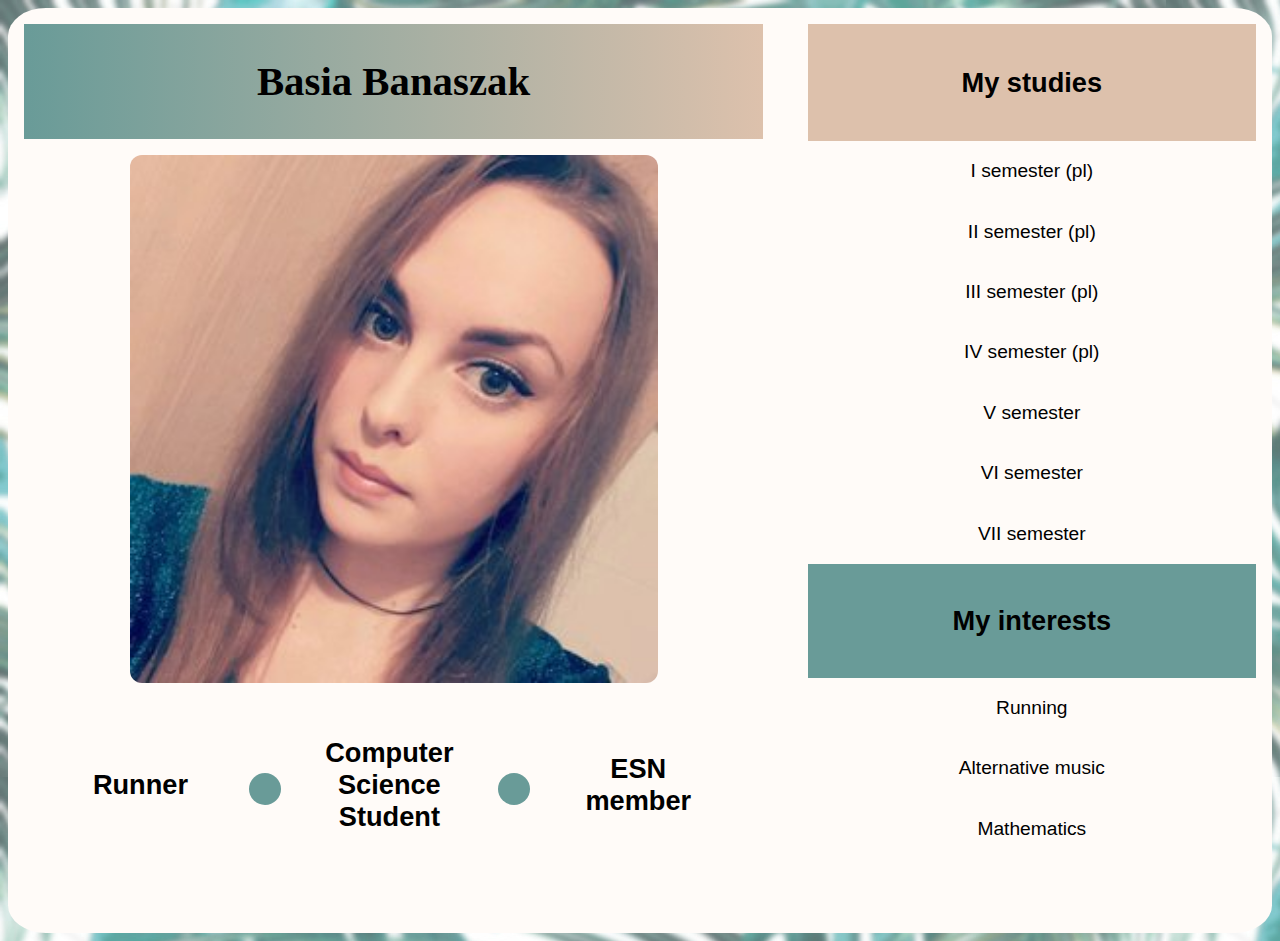
<file: index.html>
<!DOCTYPE html> 
<html lang="pl"> 
<head>  
  <meta charset="utf-8"> 
  <title>Basia Banaszak</title> 
  <meta name="Moje przygody z edukacją" content="...">
  <meta name="Basia Banaszak" content="...">
  <meta name="viewport" content="width=device-width, initial-scale=1.0"/>
  <link rel="stylesheet" href="web.css">

</head> 
<body>
        <div class="container">
                  
            <div class="col-1-1">
                <div class="topheadA"><h2> Basia Banaszak</h2></div>
                <img src="me.jpg" alt="my_picture" width="400" height="400" > 
                
                <div class="infoRow">
                    <div class="parta1">
                        <h4><a class="ESNlink" href="running.html"> Runner </a></h4>
                    </div>
                    <span class="part-round"></span>
                    <div class="parta2">
                        <h4> Computer Science Student </h4>
                    </div>
                    <span class="part-round"></span>
                    <div class="parta3">
                        <h4><a class="ESNlink" href="http://pwr.esn.pl/"> ESN member </a></h4>
                    </div> 
                </div> 
            </div>
               
            <div class="col-1-6">
                <div class="headerL"><h4>My studies</h4></div>
                <div class="content"><a href="sem1.html">I semester (pl)</a></div>
                <div class="content"><a href="sem2.html">II semester (pl)</a></div>
                <div class="content"><a href="sem1.html">III semester (pl)</a></div>
                <div class="content"><a href="sem1.html">IV semester (pl)</a></div>
                <div class="content"><a class="disabled" href="sem1.html">V semester</a></div>
                <div class="content"><a class="disabled" href="sem1.html">VI semester</a></div>
                <div class="content"><a class="disabled" href="sem1.html">VII semester</a></div>
                                    
                <div class="headerLa"><h4>My interests</h4></div>
                <div class="content"><a href="running.html">Running</a></div>
                <div class="content"><a href="music.html">Alternative music</a></div>
                <div class="content"><a class="disabled" href="progress.html">Mathematics</a></div>
            </div>

    </div>
</body>
</file>
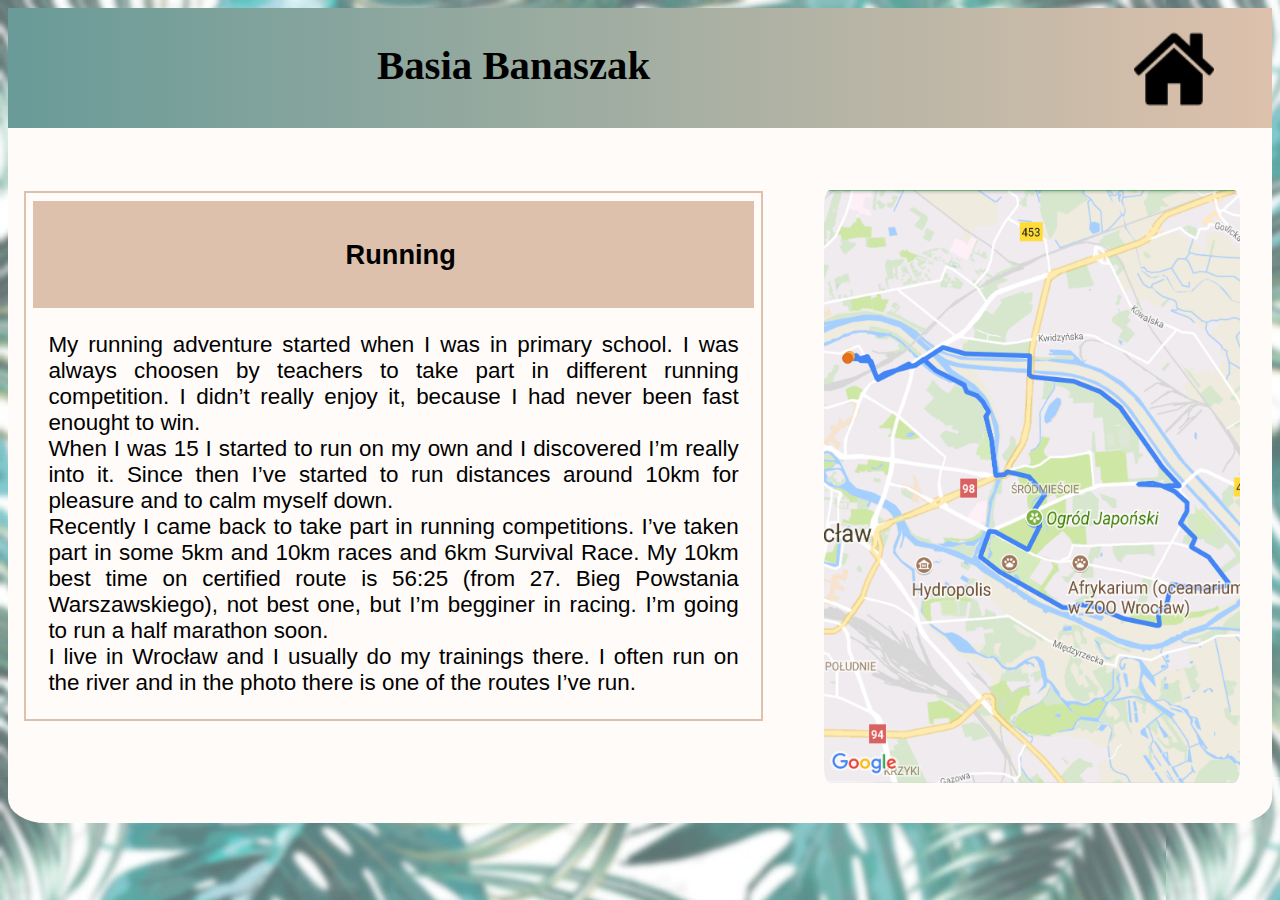
<file: music.html>
<!DOCTYPE html> 
<html lang="pl"> 
<head>  
  <meta charset="utf-8"> 
  <title>Basia Banaszak</title> 
  <meta name="Moje przygody z edukacją" content="...">
  <meta name="Basia Banaszak" content="...">
  <meta name="viewport" content="width=device-width, initial-scale=1.0"/>
  <link rel="stylesheet" href="web.css">

</head> 
<body>
        <div class="container">
            <div class="rowA">
             
                <div class="tophead"><h2> Basia Banaszak </h2></div>
           

               <a class="back" href="index.html" ><img id="home" src="home.png" alt="home_page"></a>
            </div>

            <div class="col-1-1">
                    
                    
            <div class="framePa">
                    <div class="headerEa"><h4>Running</h4></div>
                    <div class="contentA">My running adventure started when I was in primary school. I was always choosen by teachers to take part in different running competition. I didn’t really enjoy it, because I had never been fast enought to win.<br> When I was 15 I started to run on my own and I discovered I’m really into it. Since then I’ve started to run distances around 10km for pleasure and to calm myself down.<br> Recently I came back to take part in running competitions. I’ve taken part in some 5km and 10km races and 6km Survival Race. My 10km best time on certified route is 56:25 (from 27. Bieg Powstania Warszawskiego), not best one, but I’m begginer in racing. I’m going to run a half marathon soon.
                           <br> I live in Wrocław and I usually do my trainings there. I often run on the river and in the photo there is one of the routes I’ve run.</div>
            </div>
                                                  
                </div>
               
                <div class="col-1-6">
                        <img id="route" src="route.png" alt="home_page">
                </div>

            
            
         
    </div>
</body>
</file>
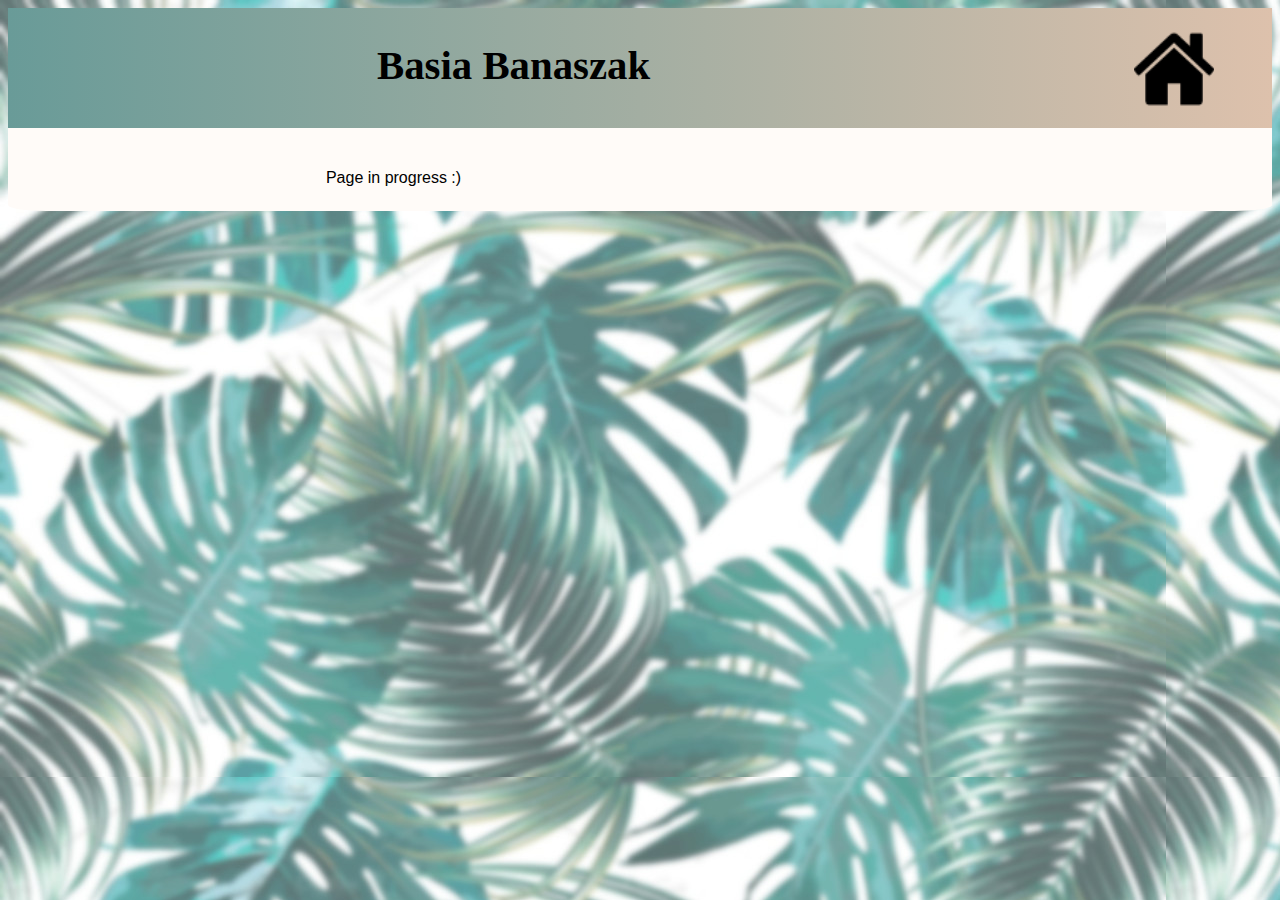
<file: progress.html>
<!DOCTYPE html> 
<html lang="pl"> 
<head>  
  <meta charset="utf-8"> 
  <title>Basia Banaszak</title> 
  <meta name="Moje przygody z edukacją" content="...">
  <meta name="Basia Banaszak" content="...">
  <meta name="viewport" content="width=device-width, initial-scale=1.0"/>
  <link rel="stylesheet" href="web.css">

</head> 
<body>
        <div class="container">
            <div class="rowA">
             
                <div class="tophead"><h2> Basia Banaszak </h2></div>
           

               <a href="index.html" ><img id="home" src="home.png" alt="home_page"></a>
            </div>

            <div class="col-1-1">
            
                Page in progress :)
         
    </div>
</body>
</file>
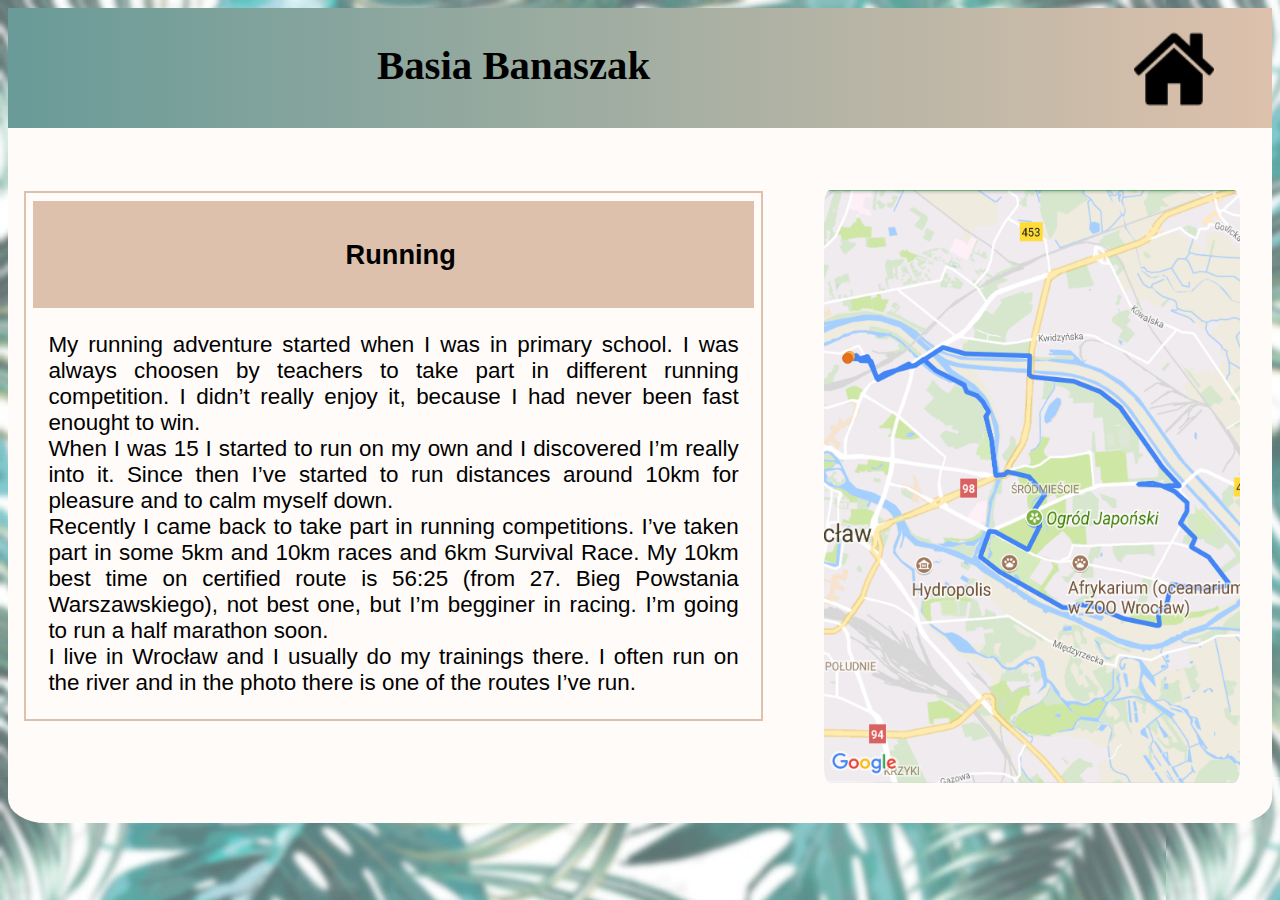
<file: running.html>
<!DOCTYPE html> 
<html lang="pl"> 
<head>  
  <meta charset="utf-8"> 
  <title>Basia Banaszak</title> 
  <meta name="Moje przygody z edukacją" content="...">
  <meta name="Basia Banaszak" content="...">
  <meta name="viewport" content="width=device-width, initial-scale=1.0"/>
  <link rel="stylesheet" href="web.css">

</head> 
<body>
        <div class="container">
            
            <div class="rowA">
                <div class="tophead"><h2> Basia Banaszak </h2></div>
                <a class="back" href="index.html" ><img id="home" src="home.png" alt="home_page"></a>
            </div>

            <div class="col-1-1">
                <div class="framePa">
                    <div class="headerEa"><h4>Running</h4></div>
                    <div class="contentA">My running adventure started when I was in primary school. I was always choosen by teachers to take part in different running competition. I didn’t really enjoy it, because I had never been fast enought to win.<br> When I was 15 I started to run on my own and I discovered I’m really into it. Since then I’ve started to run distances around 10km for pleasure and to calm myself down.<br> Recently I came back to take part in running competitions. I’ve taken part in some 5km and 10km races and 6km Survival Race. My 10km best time on certified route is 56:25 (from 27. Bieg Powstania Warszawskiego), not best one, but I’m begginer in racing. I’m going to run a half marathon soon.
                           <br> I live in Wrocław and I usually do my trainings there. I often run on the river and in the photo there is one of the routes I’ve run.</div>
                </div>
            </div>
               
            <div class="col-1-6">
                <img id="route" src="route.png" alt="home_page">
            </div>

    </div>
</body>
</file>
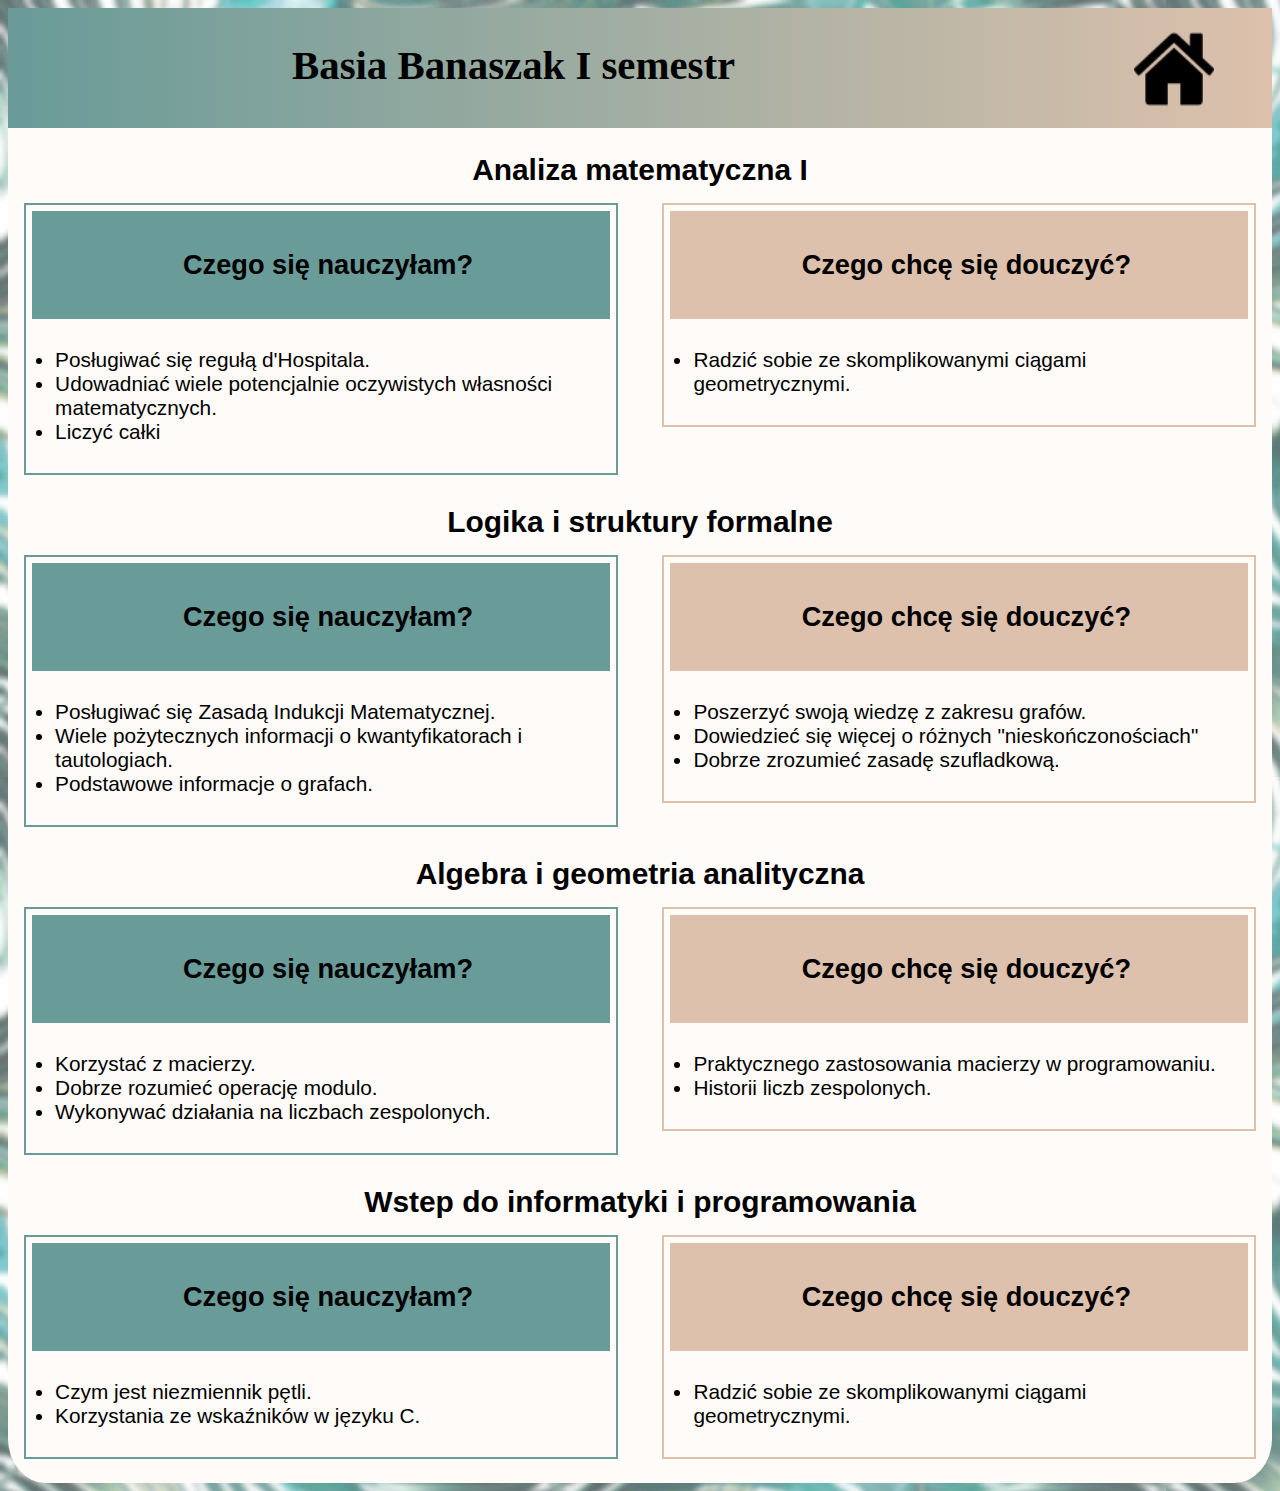
<file: sem1.html>
<!DOCTYPE html> 
<html lang="pl"> 
<head>  
  <meta charset="utf-8"> 
  <title>Basia Banaszak</title> 
  <meta name="Moje przygody z edukacją" content="...">
  <meta name="Basia Banaszak" content="...">
  <meta name="viewport" content="width=device-width, initial-scale=1.0"/>
  <link rel="stylesheet" href="web.css">

</head> 
<body>
        <div class="container">

            <div class="rowA">
                <div class="tophead"><h2> Basia Banaszak I semestr</h2></div>
                <a class="back" href="index.html" ><img id="home" src="home.png" alt="home_page"></a>
            </div>

            <div class="row">
                <div class="subjectHeader"> <h4>Analiza matematyczna I</h4></div>
            <div class="forFlex">
            <div class="col-1-2">
                <div class="frameB">
                    <div class="headerE"><h4>Czego się nauczyłam?</h4></div>
                    <ul>
                    <li>Posługiwać się regułą d'Hospitala.</li>
                    <li>Udowadniać wiele potencjalnie oczywistych własności matematycznych.</li>
                    <li>Liczyć całki</li>
                    </ul>
                </div>
            </div>
            <div class="col-1-2">
                <div class="frameP">
                    <div class="headerEa"><h4>Czego chcę się douczyć?</h4></div>
                    <ul>
                    <li>Radzić sobie ze skomplikowanymi ciągami geometrycznymi.</li>
                    </ul>
                </div>
            </div></div></div>

            <div class="row">
                <div class="subjectHeader"> <h4>Logika i struktury formalne</h4></div>
            <div class="forFlex">
            <div class="col-1-2">
                <div class="frameB">
                    <div class="headerE"><h4>Czego się nauczyłam?</h4></div>
                    <ul>
                    <li>Posługiwać się Zasadą Indukcji Matematycznej.</li>
                    <li>Wiele pożytecznych informacji o kwantyfikatorach i tautologiach.</li>
                    <li>Podstawowe informacje o grafach.</li>
                    </ul>
                </div>
            </div>
            <div class="col-1-2">
                <div class="frameP">
                    <div class="headerEa"><h4>Czego chcę się douczyć?</h4></div>
                    <ul>
                    <li>Poszerzyć swoją wiedzę z zakresu grafów.</li>
                    <li>Dowiedzieć się więcej o różnych "nieskończonościach"</li>
                    <li>Dobrze zrozumieć zasadę szufladkową.</li>
                    </ul>
                </div>
            </div></div></div>
        

            <div class="row">
                <div class="subjectHeader"> <h4>Algebra i geometria analityczna</h4></div>
            <div class="forFlex">
            <div class="col-1-2">
                <div class="frameB">
                    <div class="headerE"><h4>Czego się nauczyłam?</h4></div>
                    <ul>
                    <li>Korzystać z macierzy.</li>
                    <li>Dobrze rozumieć operację modulo.</li>
                    <li>Wykonywać działania na liczbach zespolonych.</li>
                    </ul>
                </div>
            </div>
            <div class="col-1-2">
                <div class="frameP">
                    <div class="headerEa"><h4>Czego chcę się douczyć?</h4></div>
                    <ul>
                    <li>Praktycznego zastosowania macierzy w programowaniu.</li>
                    <li>Historii liczb zespolonych.</li>
                    </ul>
                </div>
            </div></div></div>

            <div class="row">
            <div class="subjectHeader"> <h4>Wstep do informatyki i programowania</h4></div>
            <div class="forFlex">
            <div class="col-1-2">
                <div class="frameB">
                    <div class="headerE"><h4>Czego się nauczyłam?</h4></div>
                    <ul>
                    <li>Czym jest niezmiennik pętli.</li>
                    <li>Korzystania ze wskaźników w języku C.</li>
                    </ul>
                </div>
            </div>
            <div class="col-1-2">
                <div class="frameP">
                    <div class="headerEa"><h4>Czego chcę się douczyć?</h4></div>
                    <ul>
                    <li>Radzić sobie ze skomplikowanymi ciągami geometrycznymi.</li>
                    </ul>
                </div>
            </div></div></div>
            
    </div>
</body>
</file>
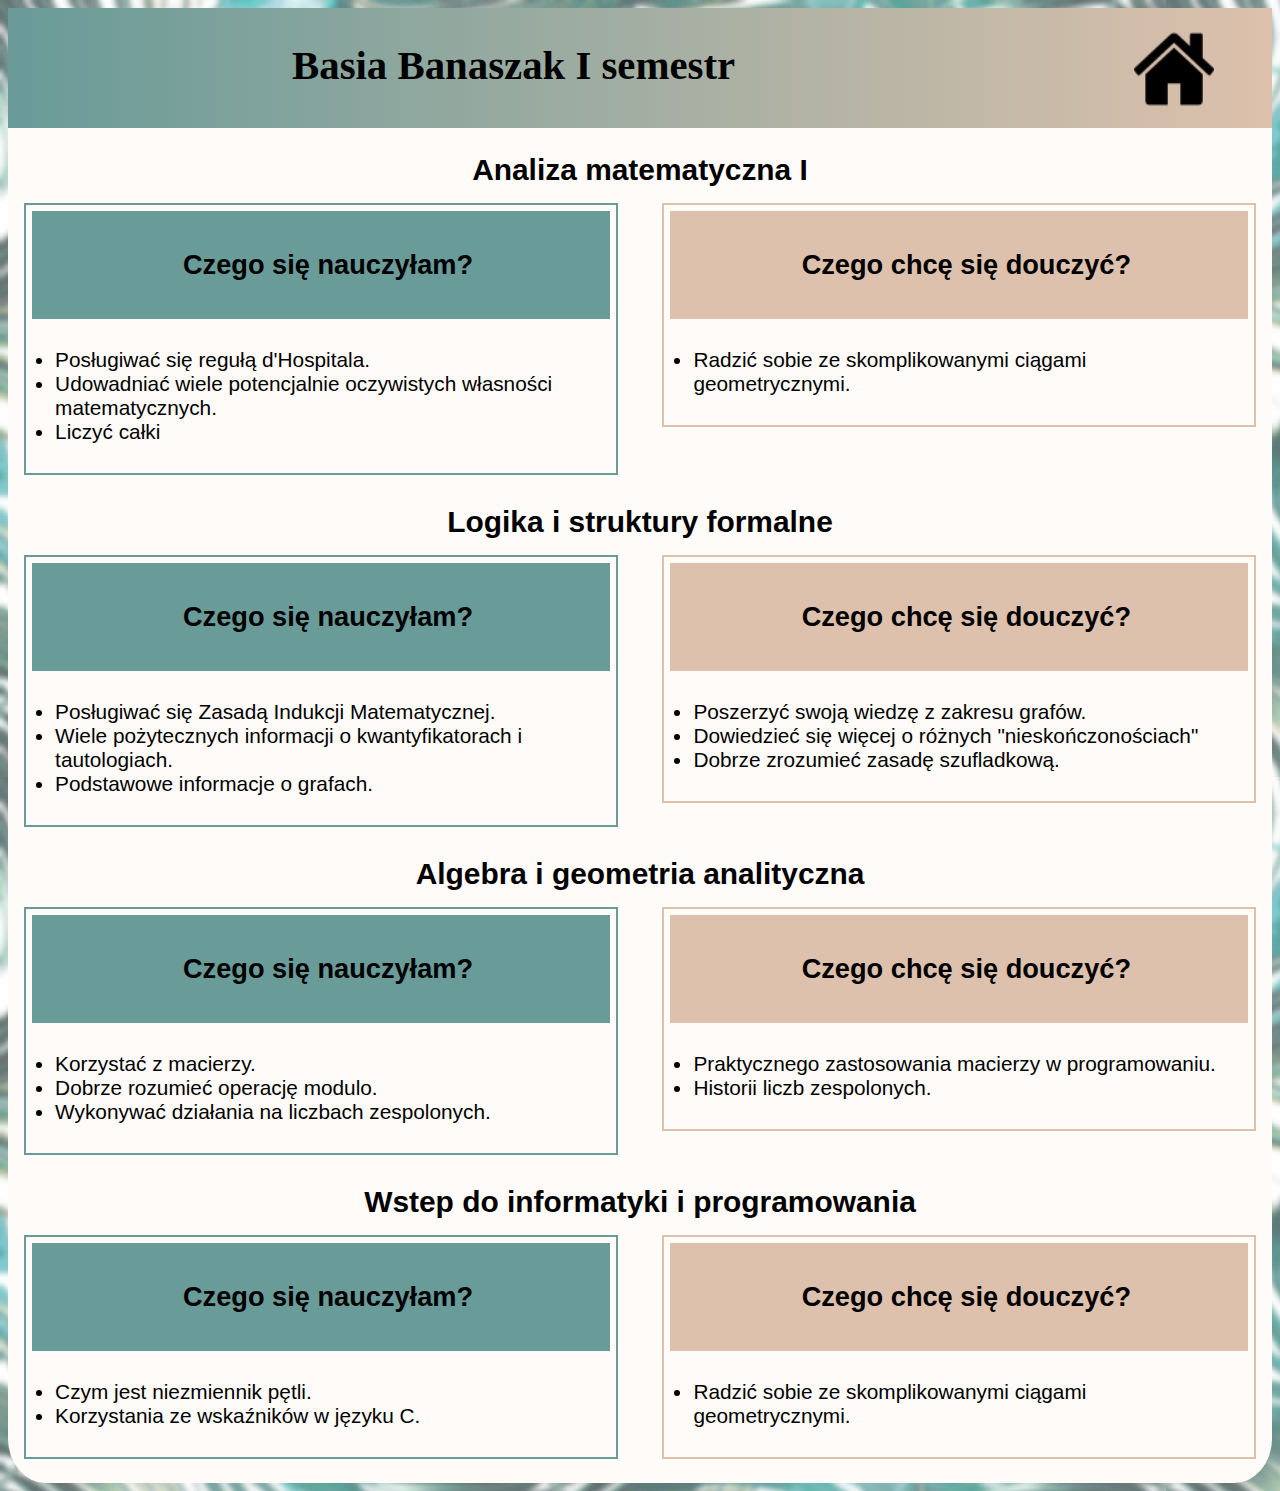
<file: sem2.html>
<!DOCTYPE html> 
<html lang="pl"> 
<head>  
  <meta charset="utf-8"> 
  <title>Basia Banaszak</title> 
  <meta name="Moje przygody z edukacją" content="...">
  <meta name="Basia Banaszak" content="...">
  <meta name="viewport" content="width=device-width, initial-scale=1.0"/>
  <link rel="stylesheet" href="web.css">

</head> 
<body>
        <div class="container">
            
                <div class="rowA">
                    <div class="tophead"><h2> Basia Banaszak I semestr</h2></div>
                    <a class="back" href="index.html" ><img id="home" src="home.png" alt="home_page"></a>
                </div>
    
                <div class="row">
                    <div class="subjectHeader"> <h4>Analiza matematyczna I</h4></div>
                <div class="forFlex">
                <div class="col-1-2">
                    <div class="frameB">
                        <div class="headerE"><h4>Czego się nauczyłam?</h4></div>
                        <ul>
                        <li>Posługiwać się regułą d'Hospitala.</li>
                        <li>Udowadniać wiele potencjalnie oczywistych własności matematycznych.</li>
                        <li>Liczyć całki</li>
                        </ul>
                    </div>
                </div>
                <div class="col-1-2">
                    <div class="frameP">
                        <div class="headerEa"><h4>Czego chcę się douczyć?</h4></div>
                        <ul>
                        <li>Radzić sobie ze skomplikowanymi ciągami geometrycznymi.</li>
                        </ul>
                    </div>
                </div></div></div>
    
                <div class="row">
                    <div class="subjectHeader"> <h4>Logika i struktury formalne</h4></div>
                <div class="forFlex">
                <div class="col-1-2">
                    <div class="frameB">
                        <div class="headerE"><h4>Czego się nauczyłam?</h4></div>
                        <ul>
                        <li>Posługiwać się Zasadą Indukcji Matematycznej.</li>
                        <li>Wiele pożytecznych informacji o kwantyfikatorach i tautologiach.</li>
                        <li>Podstawowe informacje o grafach.</li>
                        </ul>
                    </div>
                </div>
                <div class="col-1-2">
                    <div class="frameP">
                        <div class="headerEa"><h4>Czego chcę się douczyć?</h4></div>
                        <ul>
                        <li>Poszerzyć swoją wiedzę z zakresu grafów.</li>
                        <li>Dowiedzieć się więcej o różnych "nieskończonościach"</li>
                        <li>Dobrze zrozumieć zasadę szufladkową.</li>
                        </ul>
                    </div>
                </div></div></div>
            
    
                <div class="row">
                    <div class="subjectHeader"> <h4>Algebra i geometria analityczna</h4></div>
                <div class="forFlex">
                <div class="col-1-2">
                    <div class="frameB">
                        <div class="headerE"><h4>Czego się nauczyłam?</h4></div>
                        <ul>
                        <li>Korzystać z macierzy.</li>
                        <li>Dobrze rozumieć operację modulo.</li>
                        <li>Wykonywać działania na liczbach zespolonych.</li>
                        </ul>
                    </div>
                </div>
                <div class="col-1-2">
                    <div class="frameP">
                        <div class="headerEa"><h4>Czego chcę się douczyć?</h4></div>
                        <ul>
                        <li>Praktycznego zastosowania macierzy w programowaniu.</li>
                        <li>Historii liczb zespolonych.</li>
                        </ul>
                    </div>
                </div></div></div>
    
                <div class="row">
                <div class="subjectHeader"> <h4>Wstep do informatyki i programowania</h4></div>
                <div class="forFlex">
                <div class="col-1-2">
                    <div class="frameB">
                        <div class="headerE"><h4>Czego się nauczyłam?</h4></div>
                        <ul>
                        <li>Czym jest niezmiennik pętli.</li>
                        <li>Korzystania ze wskaźników w języku C.</li>
                        </ul>
                    </div>
                </div>
                <div class="col-1-2">
                    <div class="frameP">
                        <div class="headerEa"><h4>Czego chcę się douczyć?</h4></div>
                        <ul>
                        <li>Radzić sobie ze skomplikowanymi ciągami geometrycznymi.</li>
                        </ul>
                    </div>
                </div></div></div>
                
        </div>
</body>
</file>
<file: web.css>
*{box-sizing: border-box;}

body{
    background-image: url("background.jpg"); 
    font-family: Arial, Helvetica, sans-serif;
} 
.container{
    background: rgb(255, 251, 248);
    width:100%;
    max-width:1300px;
    margin: auto;
    border-radius: 3%;
}
.container:after {
    content: "";
    clear: both;
    display: table;
}
      
[class*='col-'] {
    float: left;
    padding: 1em;
    width: 100%;
    margin-bottom:0.5em;
} 
[class*='part'] {
    float: left;
    padding: 0;
    width: 100%;
    text-align: center;
    
} 
.part-round{
    display: inline-block;
    position: relative;
    background:#699b98;
    padding: 0.5em;
    width: 0.2em;
    height: 0.2em;
    border-radius: 50%;
    margin-left: 48%;
}
h2{
    font-size: 1.7em; 
    text-align: center;
}
h4{font-size: 1.7em;}

.headerL{
    background:#ddc1ac;
    padding:0.4em;
    text-align: center;
}
.headerLa{
    background:#699b98;
    padding:0.3em;
    text-align: center;
}
.headerE{
    text-align: center;
    background:#699b98;
    padding:0.1em;
    padding-left: 1em;
    margin:1%;
    margin-bottom: 0.2%;
}
.headerEa{
    text-align: center;
    background:#ddc1ac;
    padding:0.1em;
    padding-left: 1em;
    margin:1%;
    margin-bottom: 0.2%;
}
.subjectHeader{
    font-size:1.1em;
    margin-top: 0.5%;
    text-align: center;
}
.subjectHeader h4{margin:0;}

.frameB{border: 2px solid #699b98;}
.frameP{border: 2px solid #ddc1ac;}
.framePa{border: 2px solid #ddc1ac; margin-top:3%;}

ul{
    font-size: 1.3em;
    margin-left: 1em;
    text-align: left;
    padding: 0.4em;
}
img{
    border-radius: 5%;
    display: block;
    padding: 1em;
    margin-left: auto;
    margin-right: auto;
    width: 100%;
    height: 100%;
}

.content{font-size: 1.2em;}

[class*='box']{
    text-align: center;
    display: table-cell;
    padding:1em;
    width:100%;
    border: 2px solid #699b98;
}
[class*='box']:last-of-type{border-left: none;}

a:link, a:visited {
    width: 100%;
    color: black;
    padding: 1em;
    text-align: center;
    display: inline-block;
    text-decoration: none;
}
a:hover, a:active {
    text-decoration: none;
    border: 1px solid #699b98;
}

.disabled{
    pointer-events: none;
    cursor: default;
    text-decoration:none;
    color:black;
}

.ESNlink:link, .ESNlink:link{
    width:auto;
    display: unset;
    text-align: unset;
    padding: unset;
}
.ESNlink:hover, .ESNlink:active{
    background-color: unset;
    color:#ddc1ac;
    border: none;
}
.button {
    text-align: center;
    margin-left: 60%;
    width: 10em;
    height: 7em;
    background: #ddc1ac;
}

.button:hover {background: #699b98;}

.topheadA{
    font-family: 'Times New Roman', Times, serif;
    font-size: 1.5em;
    background: linear-gradient(to right,#699b98,#ddc1ac);
    text-align: left;
    padding: 0.02%;
    width: 100%;
    float: left;
}

.contentA{
    font-size:1.4em;
    text-align: justify;
    padding:1em;
}
#route{
    width: 100%;
    height: 100%;
}
.rowA {
    background: linear-gradient(to right,#699b98,#ddc1ac);
    height: 11em;
    margin-bottom: 2%;
    padding-bottom: 1em;
}

.tophead{
    font-family: 'Times New Roman', Times, serif;
    height: 5em;
    font-size: 1.5em;
    text-align: center;
    padding: 0.02%;
    padding-bottom: 1em;
    width: 70%;
    float: left;
}
.back{
    width:30% !important;
    border:none !important;
}
#home{
    padding: 0;
    margin-left:1em; 
    margin-top:2.5em;
    width:50px;
    height:50px;
}


@media screen and (min-width: 900px) {

    .rowA a{
        height: 7.5em;
        float: right;
        width:20%;
    }

    .row {display: inline;}
    .forFlex{display: flex;width:100%}

    [class*='col-']{
        text-align: center;
        margin-right: 1%;
        padding:1em;
        
    }
    .col-1-1 {width: 61%;}
    .col-1-6 {width: 38%;}
    .col-1-2{width:49.5%}
    [class*='col-']:last-of-type {margin-right: 0;}

    img{
        border-radius: 5%;
        display: block;
        padding: 1em;
        margin-top: 1%;
        margin-left: auto;
        margin-right: auto;
        width: 35em;
        height: 35em;
    }

    .infoRow{
        width:100%;
        max-width:1600px;
        margin: auto;
        padding: 0.5em;
        padding-top: 0.1em;
    }
    .infoRow:after {
        content: "";
        clear: both;
        display: table;
    }

    .part-round{
        display: inline-block;
        position: relative;
        background:#699b98;
        width: 1em;
        height: 1em;
        border-radius: 50%;
        margin-top: 6%;
        margin-left: 0;
        padding: 0.5em;
        
    }
    [class*='part']{
        float: left;
        text-align: center;
        padding: 1em;
        
        
    }
    [class*='parta']{padding: 2em;}
    .parta1, .parta2, .parta3 {width: 30%}
    .parta3{padding-top:1em;}
    .parta2{padding-top:0em;}
    .part-round{width:1%; margin-top:10%;}

    .rowA {
        background: linear-gradient(to right,#699b98,#ddc1ac);
        height: 7.5em;
        margin-bottom: 2%;
        padding-bottom: 1em;
     }
    #home{
        padding: 10px;
        padding-top: 0; 
        margin: 0 ;
        margin-left:40%;
        width:100px;
        height:100px;
    }
    .tophead{
        font-family: 'Times New Roman', Times, serif;
        height: 5em;
        font-size: 1.5em;
        text-align: left;
        padding: 0.02%;
        width: 80%;
        float: left;
    }
    .back{
        width:20% !important;
        border:none !important;
    }

}
</file>
